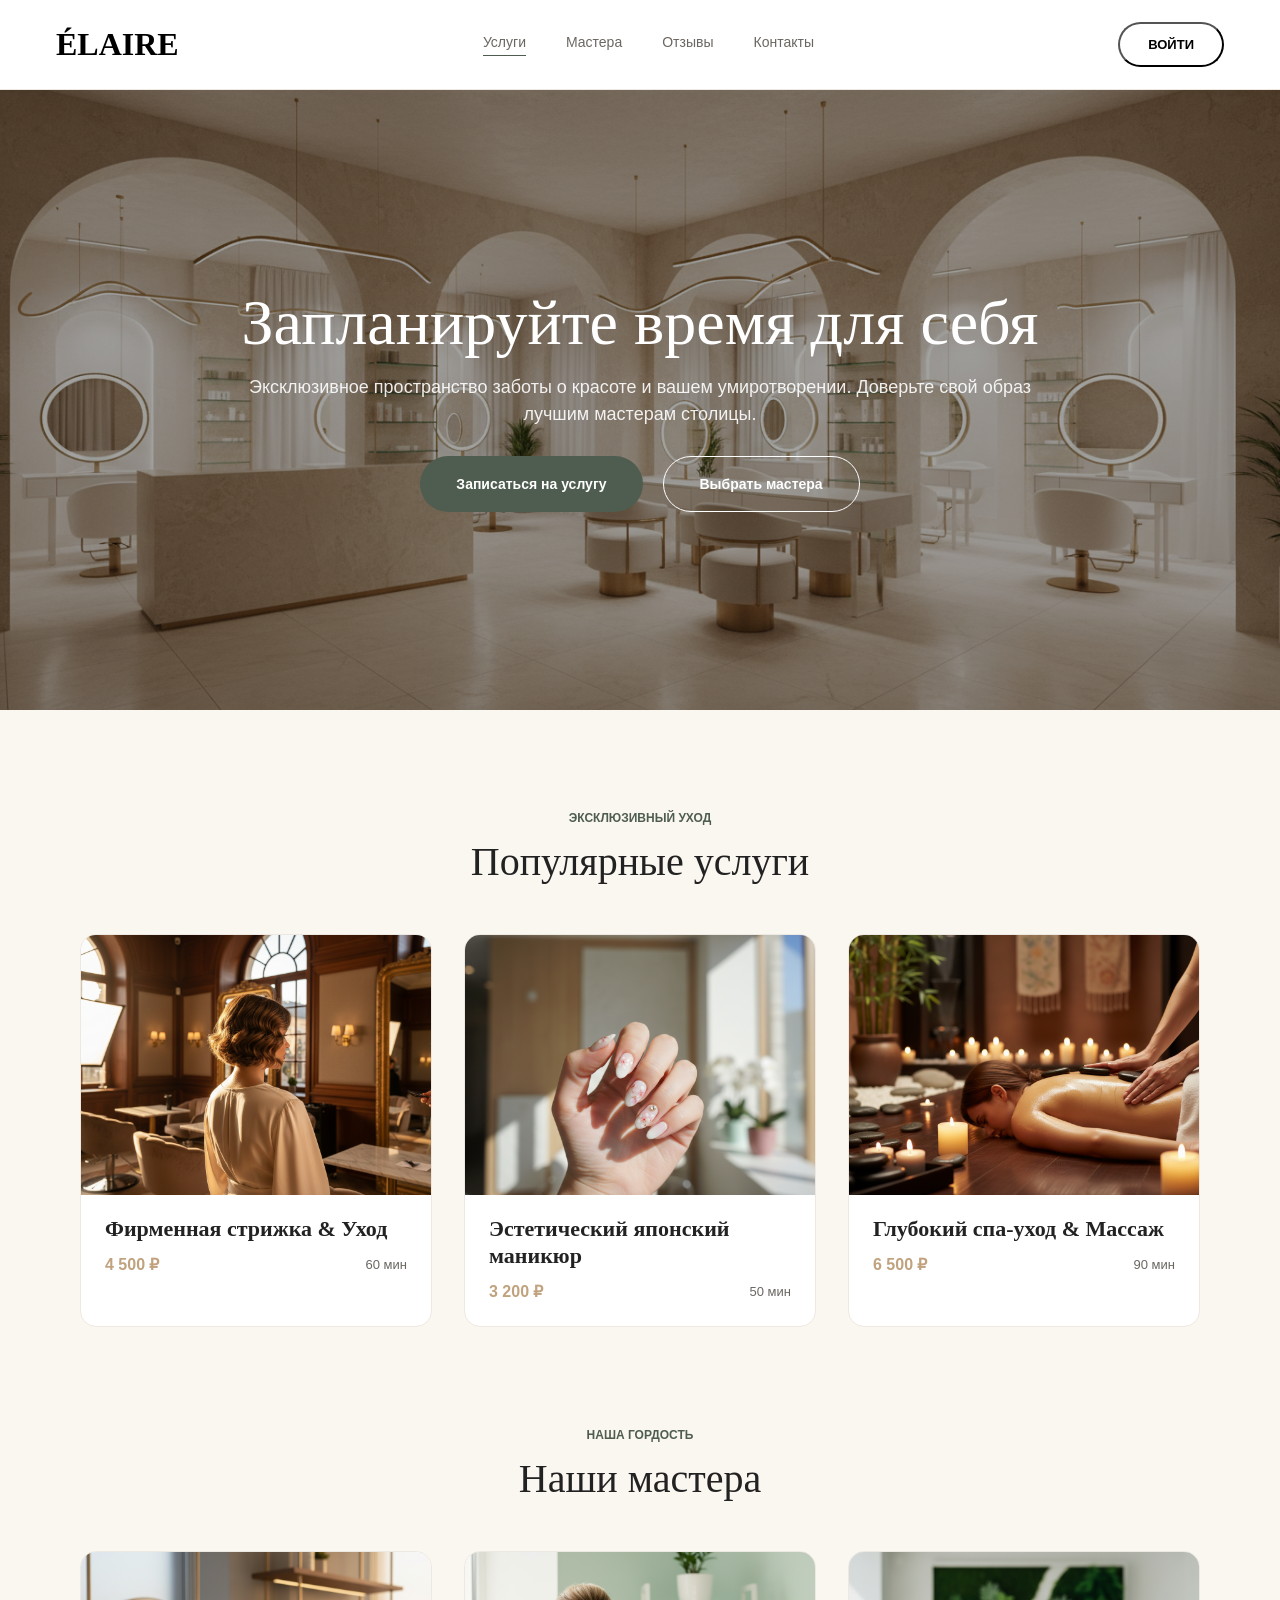
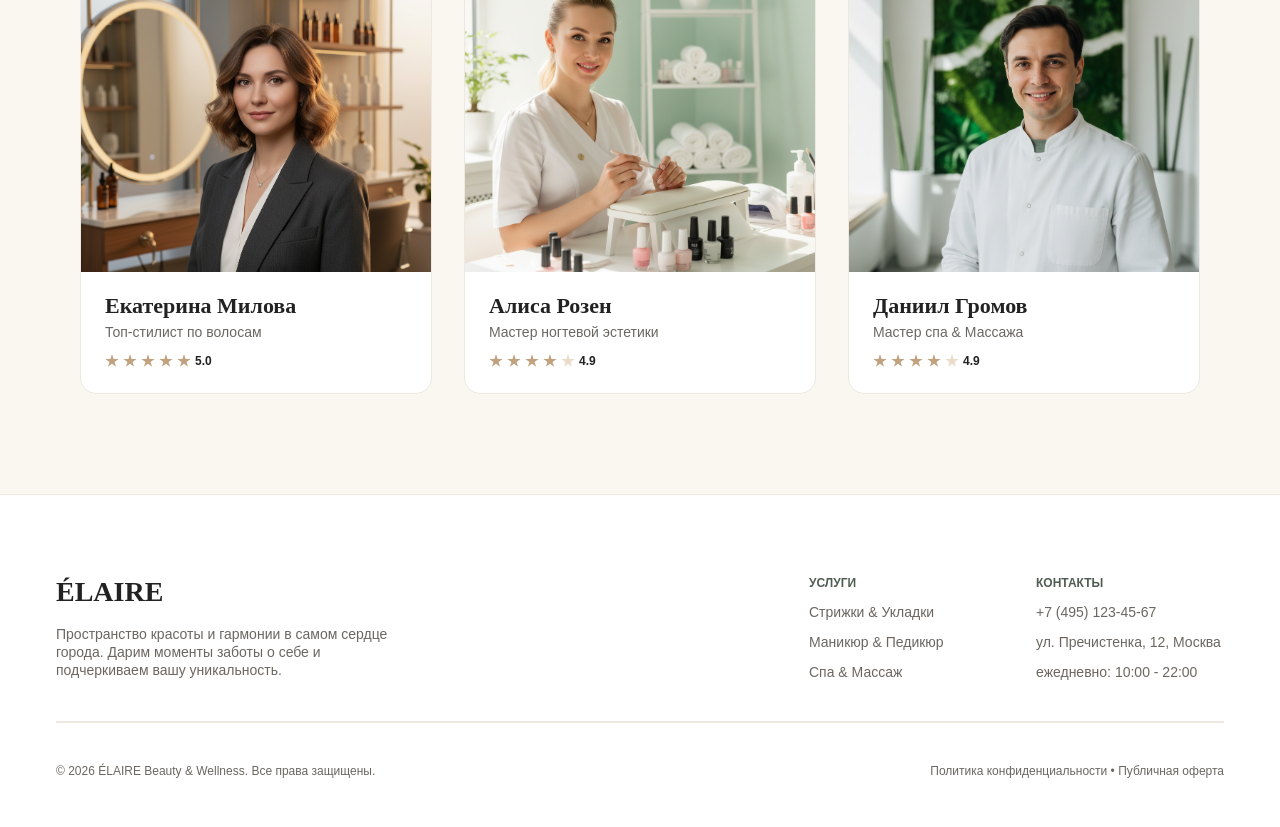
<file: frontend-1-complete/index.html>
<!DOCTYPE html>
<html lang="ru">
  <head>
    <meta charset="UTF-8" />
    <link rel="icon" type="image/svg+xml" href="/favicon.svg" />
    <meta name="viewport" content="width=device-width, initial-scale=1.0" />
    <title>ÉLAIRE — Салон услуг</title>
    <link rel="stylesheet" href="home.css" />
  </head>
  <body>
    <div class="page">
      <!-- header -->
      <header class="header">
        <div class="logo">
          <span class="logo-text">ÉLAIRE</span>
        </div>
        <nav class="nav-links">
          <div class="nav-item active"><a href="#">Услуги</a></div>
          <div class="nav-item"><a href="#">Мастера</a></div>
          <div class="nav-item"><a href="#">Отзывы</a></div>
          <div class="nav-item"><a href="#">Контакты</a></div>
        </nav>
        <button class="login-button"><span>Войти</span></button>
      </header>

      <!-- hero -->
      <section class="hero">
        <div class="hero-text-container">
          <h1 class="hero-title">Запланируйте время для себя</h1>
          <p class="hero-desc">
            Эксклюзивное пространство заботы о красоте и вашем умиротворении.
            Доверьте свой образ лучшим мастерам столицы.
          </p>
        </div>
        <div class="hero-ctas">
          <button
            class="cta-service"
            onclick="window.location.href='services.html'"
          >
            Записаться на услугу
          </button>
          <button class="cta-master">Выбрать мастера</button>
        </div>
      </section>

      <!-- popular services -->
      <section class="popular-services">
        <div class="section-header">
          <span class="section-tag">Эксклюзивный уход</span>
          <h2 class="section-title">Популярные услуги</h2>
        </div>
        <div class="services-grid">
          <article class="service-card">
            <div
              class="service-card-image"
              style="background-image: url('images/service-haircut.png')"
            ></div>
            <div class="service-card-body">
              <h3 class="service-card-title">Фирменная стрижка &amp; Уход</h3>
              <div class="service-card-meta">
                <span class="price">4 500 ₽</span>
                <span class="duration">60 мин</span>
              </div>
            </div>
          </article>
          <article class="service-card">
            <div
              class="service-card-image"
              style="background-image: url('images/service-manicure.png')"
            ></div>
            <div class="service-card-body">
              <h3 class="service-card-title">Эстетический японский маникюр</h3>
              <div class="service-card-meta">
                <span class="price">3 200 ₽</span>
                <span class="duration">50 мин</span>
              </div>
            </div>
          </article>
          <article class="service-card">
            <div
              class="service-card-image"
              style="background-image: url('images/service-spa.png')"
            ></div>
            <div class="service-card-body">
              <h3 class="service-card-title">Глубокий спа-уход &amp; Массаж</h3>
              <div class="service-card-meta">
                <span class="price">6 500 ₽</span>
                <span class="duration">90 мин</span>
              </div>
            </div>
          </article>
        </div>
      </section>

      <!-- our masters -->
      <section class="our-masters">
        <div class="section-header">
          <span class="section-tag">Наша гордость</span>
          <h2 class="section-title">Наши мастера</h2>
        </div>
        <div class="masters-grid">
          <article class="master-card">
            <div
              class="master-card-image"
              style="background-image: url('images/master-ekaterina.png')"
            ></div>
            <div class="master-card-body">
              <div class="master-info">
                <h3 class="master-name">Екатерина Милова</h3>
                <span class="master-role">Топ-стилист по волосам</span>
              </div>
              <div class="stars">
                <span class="star"></span>
                <span class="star"></span>
                <span class="star"></span>
                <span class="star"></span>
                <span class="star"></span>
                <span class="rating">5.0</span>
              </div>
            </div>
          </article>
          <article class="master-card">
            <div
              class="master-card-image"
              style="background-image: url('images/master-alisa.png')"
            ></div>
            <div class="master-card-body">
              <div class="master-info">
                <h3 class="master-name">Алиса Розен</h3>
                <span class="master-role">Мастер ногтевой эстетики</span>
              </div>
              <div class="stars">
                <span class="star"></span>
                <span class="star"></span>
                <span class="star"></span>
                <span class="star"></span>
                <span class="star star-empty"></span>
                <span class="rating">4.9</span>
              </div>
            </div>
          </article>
          <article class="master-card">
            <div
              class="master-card-image"
              style="background-image: url('images/master-daniil.png')"
            ></div>
            <div class="master-card-body">
              <div class="master-info">
                <h3 class="master-name">Даниил Громов</h3>
                <span class="master-role">Мастер спа &amp; Массажа</span>
              </div>
              <div class="stars">
                <span class="star"></span>
                <span class="star"></span>
                <span class="star"></span>
                <span class="star"></span>
                <span class="star star-empty"></span>
                <span class="rating">4.9</span>
              </div>
            </div>
          </article>
        </div>
      </section>

      <!-- footer -->
      <footer class="footer">
        <div class="footer-top">
          <div class="footer-brand">
            <span class="brand-name">ÉLAIRE</span>
            <span class="brand-desc"
              >Пространство красоты и гармонии в самом сердце города. Дарим
              моменты заботы о себе и подчеркиваем вашу уникальность.</span
            >
          </div>
          <div class="footer-links-row">
            <div class="links-col" style="width: 147px">
              <span class="col-title">Услуги</span>
              <a href="#">Стрижки &amp; Укладки</a>
              <a href="#">Маникюр &amp; Педикюр</a>
              <a href="#">Спа &amp; Массаж</a>
            </div>
            <div class="links-col" style="width: 188px">
              <span class="col-title">Контакты</span>
              <a href="#">+7 (495) 123-45-67</a>
              <a href="#">ул. Пречистенка, 12, Москва</a>
              <a href="#">ежедневно: 10:00 - 22:00</a>
            </div>
          </div>
        </div>
        <div class="footer-line"></div>
        <div class="footer-bottom">
          <span class="copy"
            >© 2026 ÉLAIRE Beauty &amp; Wellness. Все права защищены.</span
          >
          <span class="legal"
            >Политика конфиденциальности • Публичная оферта</span
          >
        </div>
      </footer>
    </div>
  </body>
</html>
</file>
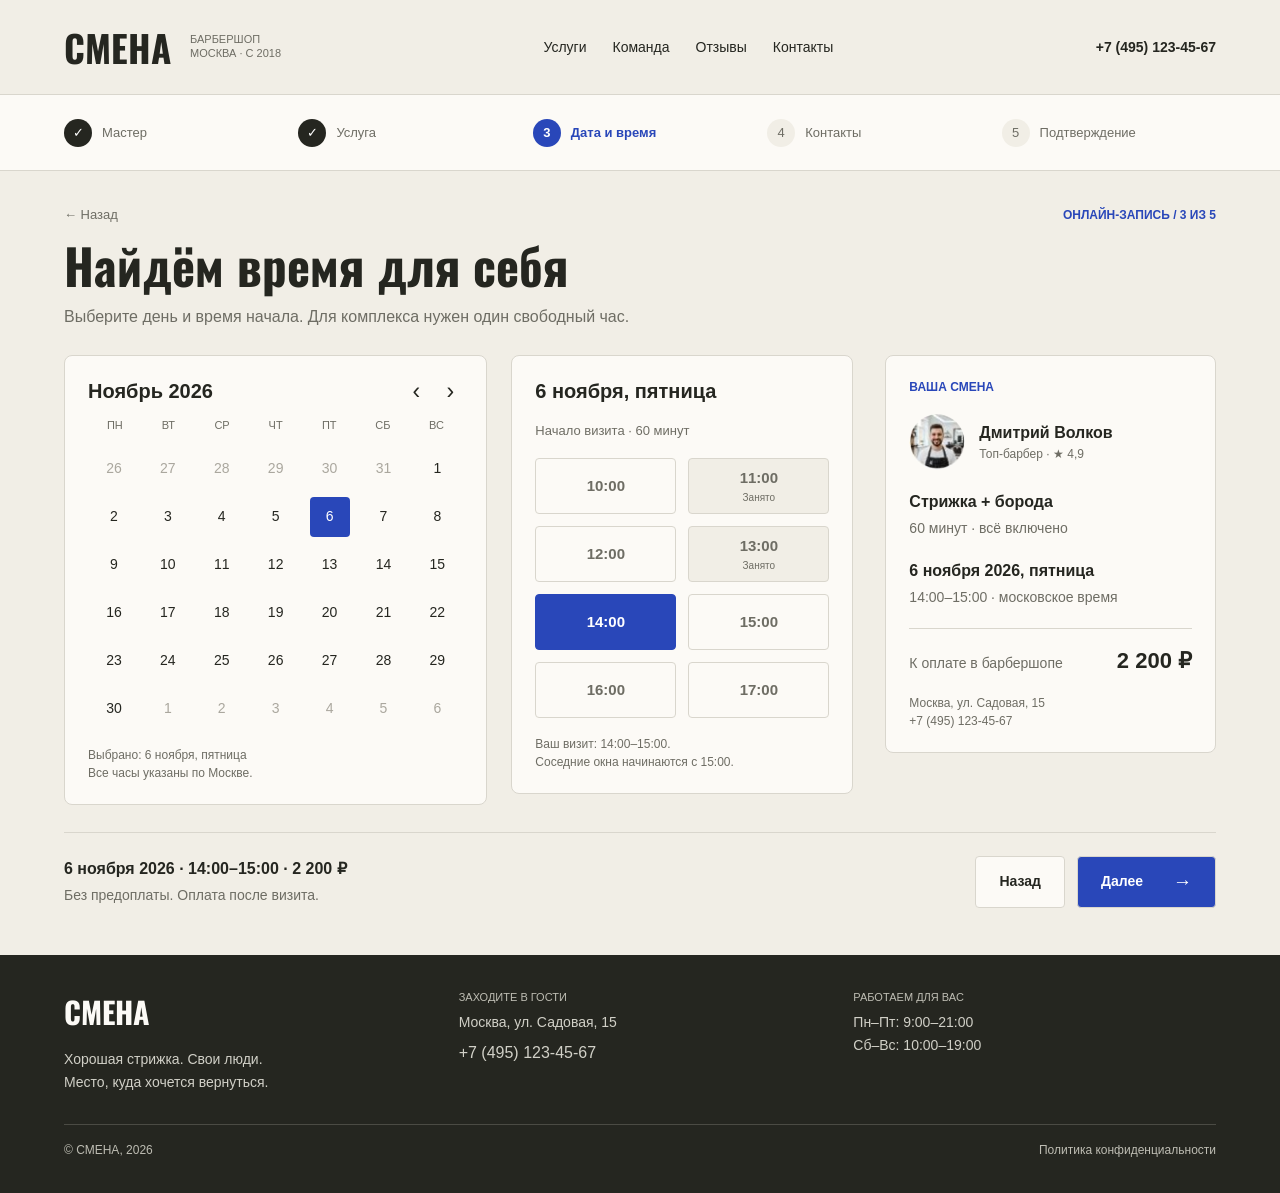
<file: frontend-1-practice/index.html>
<!DOCTYPE html>
<html lang="ru">
<head>
  <meta charset="utf-8">
  <meta name="viewport" content="width=device-width, initial-scale=1">
  <title>Дата и время записи — Смена</title>
  <link rel="stylesheet" href="styles.css">
</head>
<body>
  <header class="site-header">
    <div class="container header-inner">
      <div class="brand">
        <span class="wordmark">СМЕНА</span>
        <span class="brand-description">Барбершоп<br>Москва · с 2018</span>
      </div>
      <nav class="site-nav" aria-label="Основное меню">
        <ul class="site-menu">
          <li><a href="#service">Услуги</a></li>
          <li><a href="#barber">Команда</a></li>
          <li><a href="#rating">Отзывы</a></li>
          <li><a href="#contacts">Контакты</a></li>
        </ul>
      </nav>
      <a class="header-phone" href="tel:+74951234567">+7 (495) 123-45-67</a>
    </div>
  </header>
  <nav class="progress" aria-label="Этапы онлайн-записи">
    <ol class="container steps">
      <li class="step step--done"><span class="step-number" aria-label="Этап 1, завершён">✓</span>Мастер</li>
      <li class="step step--done"><span class="step-number" aria-label="Этап 2, завершён">✓</span>Услуга</li>
      <li class="step step--current" aria-current="step"><span class="step-number">3</span>Дата и время</li>
      <li class="step"><span class="step-number">4</span>Контакты</li>
      <li class="step"><span class="step-number">5</span>Подтверждение</li>
    </ol>
  </nav>
  <main class="container booking">
    <div class="booking-meta">
      <button class="back-link" type="button">← Назад</button>
      <span class="eyebrow">Онлайн-запись / 3 из 5</span>
    </div>
    <h1 class="booking-title">Найдём время для себя</h1>
    <p class="booking-intro">Выберите день и время начала. Для комплекса нужен один свободный час.</p>
    <div class="booking-grid">
      <section class="panel calendar" aria-labelledby="month">
        <div class="calendar-heading">
          <h2 class="panel-title" id="month">Ноябрь 2026</h2>
          <div class="month-nav">
            <button class="month-button" type="button" aria-label="Предыдущий месяц">‹</button>
            <button class="month-button" type="button" aria-label="Следующий месяц">›</button>
          </div>
        </div>
        <div class="calendar-week" aria-hidden="true">
          <span>Пн</span><span>Вт</span><span>Ср</span><span>Чт</span><span>Пт</span><span>Сб</span><span>Вс</span>
        </div>
        <div class="calendar-days">
          <span class="day day--outside" aria-hidden="true">26</span>
          <span class="day day--outside" aria-hidden="true">27</span>
          <span class="day day--outside" aria-hidden="true">28</span>
          <span class="day day--outside" aria-hidden="true">29</span>
          <span class="day day--outside" aria-hidden="true">30</span>
          <span class="day day--outside" aria-hidden="true">31</span>
          <button class="day" type="button" aria-label="1 ноября" aria-pressed="false">1</button>
          <button class="day" type="button" aria-label="2 ноября" aria-pressed="false">2</button>
          <button class="day" type="button" aria-label="3 ноября" aria-pressed="false">3</button>
          <button class="day" type="button" aria-label="4 ноября" aria-pressed="false">4</button>
          <button class="day" type="button" aria-label="5 ноября" aria-pressed="false">5</button>
          <button class="day is-selected" type="button" aria-label="6 ноября" aria-pressed="true">6</button>
          <button class="day" type="button" aria-label="7 ноября" aria-pressed="false">7</button>
          <button class="day" type="button" aria-label="8 ноября" aria-pressed="false">8</button>
          <button class="day" type="button" aria-label="9 ноября" aria-pressed="false">9</button>
          <button class="day" type="button" aria-label="10 ноября" aria-pressed="false">10</button>
          <button class="day" type="button" aria-label="11 ноября" aria-pressed="false">11</button>
          <button class="day" type="button" aria-label="12 ноября" aria-pressed="false">12</button>
          <button class="day" type="button" aria-label="13 ноября" aria-pressed="false">13</button>
          <button class="day" type="button" aria-label="14 ноября" aria-pressed="false">14</button>
          <button class="day" type="button" aria-label="15 ноября" aria-pressed="false">15</button>
          <button class="day" type="button" aria-label="16 ноября" aria-pressed="false">16</button>
          <button class="day" type="button" aria-label="17 ноября" aria-pressed="false">17</button>
          <button class="day" type="button" aria-label="18 ноября" aria-pressed="false">18</button>
          <button class="day" type="button" aria-label="19 ноября" aria-pressed="false">19</button>
          <button class="day" type="button" aria-label="20 ноября" aria-pressed="false">20</button>
          <button class="day" type="button" aria-label="21 ноября" aria-pressed="false">21</button>
          <button class="day" type="button" aria-label="22 ноября" aria-pressed="false">22</button>
          <button class="day" type="button" aria-label="23 ноября" aria-pressed="false">23</button>
          <button class="day" type="button" aria-label="24 ноября" aria-pressed="false">24</button>
          <button class="day" type="button" aria-label="25 ноября" aria-pressed="false">25</button>
          <button class="day" type="button" aria-label="26 ноября" aria-pressed="false">26</button>
          <button class="day" type="button" aria-label="27 ноября" aria-pressed="false">27</button>
          <button class="day" type="button" aria-label="28 ноября" aria-pressed="false">28</button>
          <button class="day" type="button" aria-label="29 ноября" aria-pressed="false">29</button>
          <button class="day" type="button" aria-label="30 ноября" aria-pressed="false">30</button>
          <span class="day day--outside" aria-hidden="true">1</span>
          <span class="day day--outside" aria-hidden="true">2</span>
          <span class="day day--outside" aria-hidden="true">3</span>
          <span class="day day--outside" aria-hidden="true">4</span>
          <span class="day day--outside" aria-hidden="true">5</span>
          <span class="day day--outside" aria-hidden="true">6</span>
        </div>
        <p class="panel-note">Выбрано: 6 ноября, пятница<br>Все часы указаны по Москве.</p>
      </section>

      <section class="panel availability" aria-labelledby="slot-date">
        <h2 class="panel-title" id="slot-date">6 ноября, пятница</h2>
        <p class="slot-intro">Начало визита · 60 минут</p>
        <div class="slot-grid">
          <button class="slot" type="button" aria-pressed="false">10:00</button>
          <button class="slot" type="button" disabled>11:00<small class="slot-note">Занято</small></button>
          <button class="slot" type="button" aria-pressed="false">12:00</button>
          <button class="slot" type="button" disabled>13:00<small class="slot-note">Занято</small></button>
          <button class="slot is-selected" type="button" aria-pressed="true">14:00</button>
          <button class="slot" type="button" aria-pressed="false">15:00</button>
          <button class="slot" type="button" aria-pressed="false">16:00</button>
          <button class="slot" type="button" aria-pressed="false">17:00</button>
        </div>
        <p class="panel-note">Ваш визит: 14:00–15:00.<br>Соседние окна начинаются с 15:00.</p>
      </section>

      <aside class="panel summary" aria-labelledby="summary">
        <h2 class="eyebrow" id="summary">Ваша смена</h2>
        <div class="barber" id="barber">
          <img class="barber-photo" src="images/dmitry-volkov.jpg" alt="" width="56" height="56">
          <div><strong>Дмитрий Волков</strong><p class="summary-note" id="rating">Топ-барбер · ★ 4,9</p></div>
        </div>
        <div class="summary-row" id="service">
          <strong>Стрижка + борода</strong>
          <p class="summary-note">60 минут · всё включено</p>
        </div>
        <div class="summary-row">
          <strong><time datetime="2026-11-06">6 ноября 2026, пятница</time></strong>
          <p class="summary-note">14:00–15:00 · московское время</p>
        </div>
        <div class="price-row"><span>К оплате в барбершопе</span><strong>2 200 ₽</strong></div>
        <address class="panel-note">Москва, ул. Садовая, 15<br><a href="tel:+74951234567">+7 (495) 123-45-67</a></address>
      </aside>
    </div>

    <div class="booking-actions">
      <div class="selection">
        <strong>6 ноября 2026 · 14:00–15:00 · 2 200 ₽</strong>
        <p class="summary-note">Без предоплаты. Оплата после визита.</p>
      </div>
      <div class="action-buttons">
        <button class="action action--secondary" type="button">Назад</button>
        <button class="action action--primary" type="button">Далее <span aria-hidden="true">→</span></button>
      </div>
    </div>
  </main>
  <footer class="site-footer" id="contacts">
    <div class="container">
      <div class="footer-grid">
        <div><span class="wordmark">СМЕНА</span><p>Хорошая стрижка. Свои люди.<br>Место, куда хочется вернуться.</p></div>
        <div><h2 class="footer-heading">Заходите в гости</h2><address>Москва, ул. Садовая, 15<br><a class="footer-phone" href="tel:+74951234567">+7 (495) 123-45-67</a></address></div>
        <div><h2 class="footer-heading">Работаем для вас</h2><p>Пн–Пт: 9:00–21:00<br>Сб–Вс: 10:00–19:00</p></div>
      </div>
      <div class="footer-bottom"><small>© СМЕНА, 2026</small><span>Политика конфиденциальности</span></div>
    </div>
  </footer>
</body>
</html>
</file>
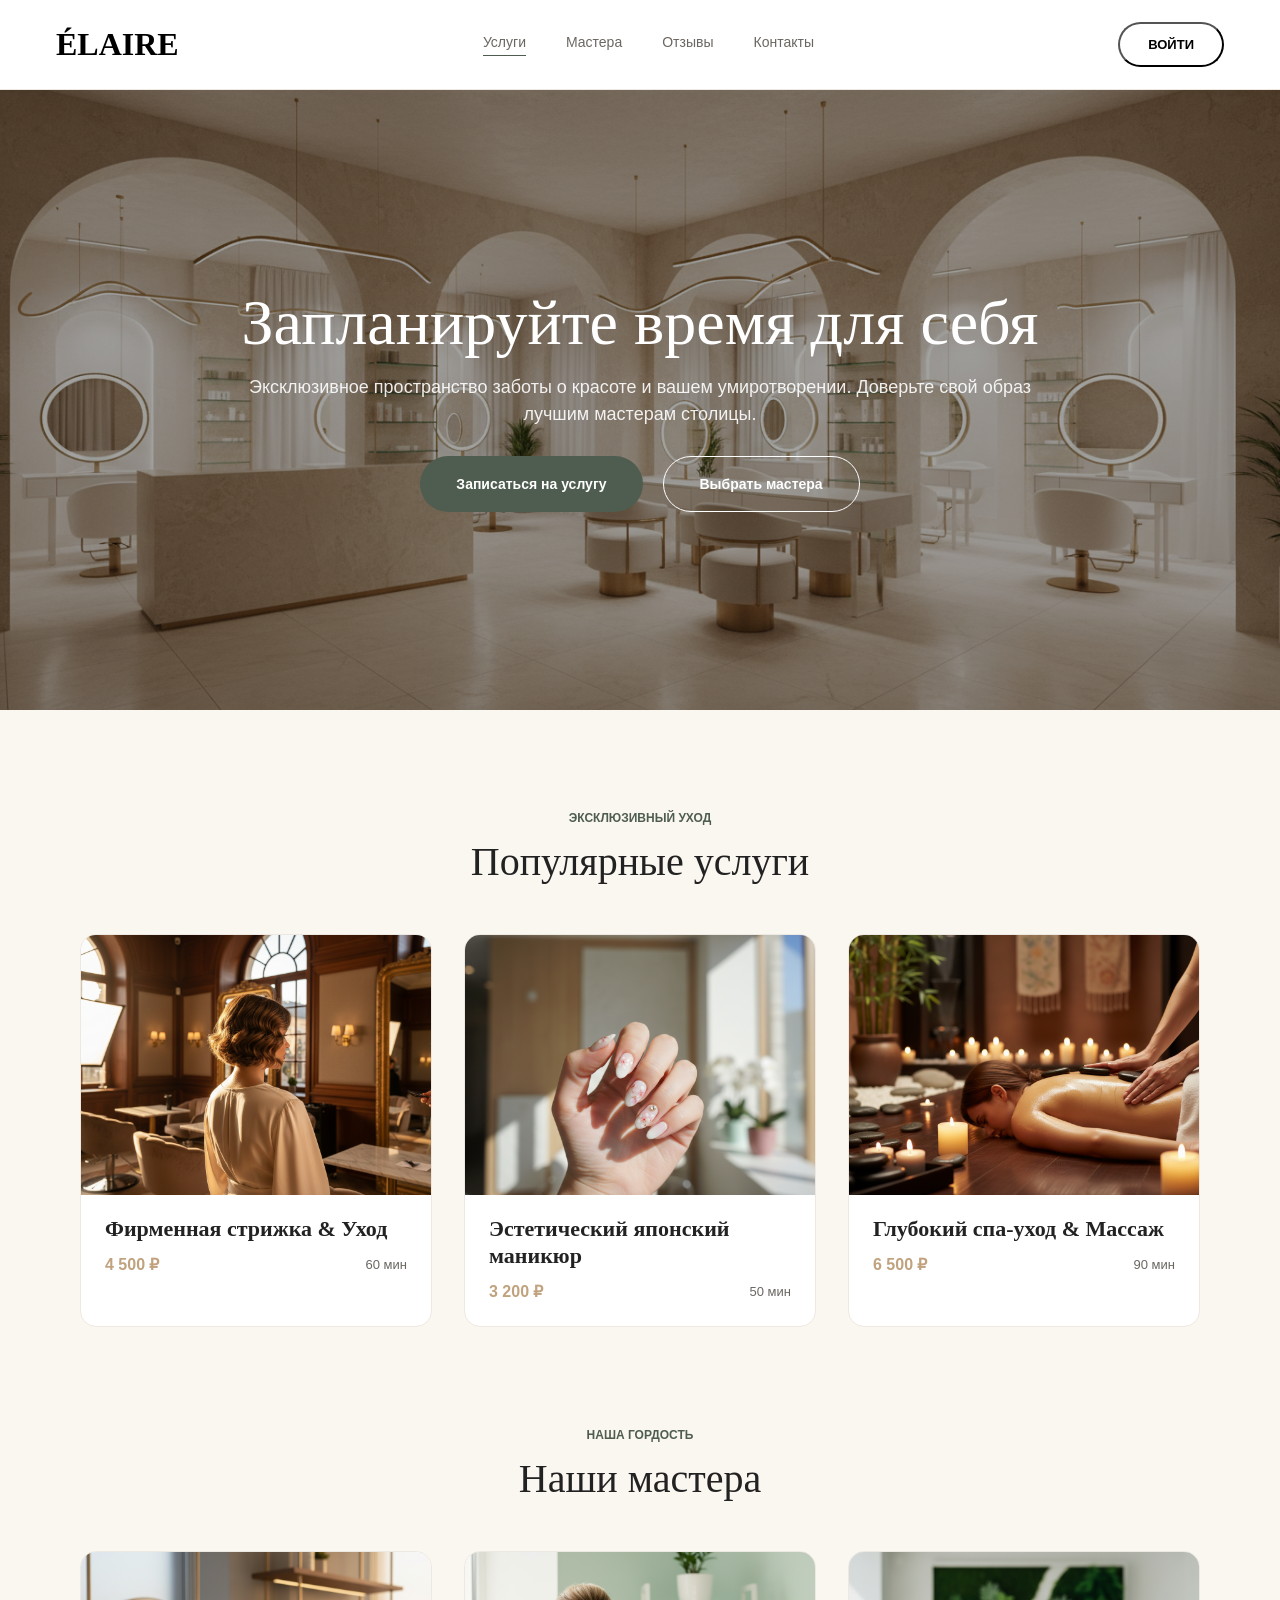
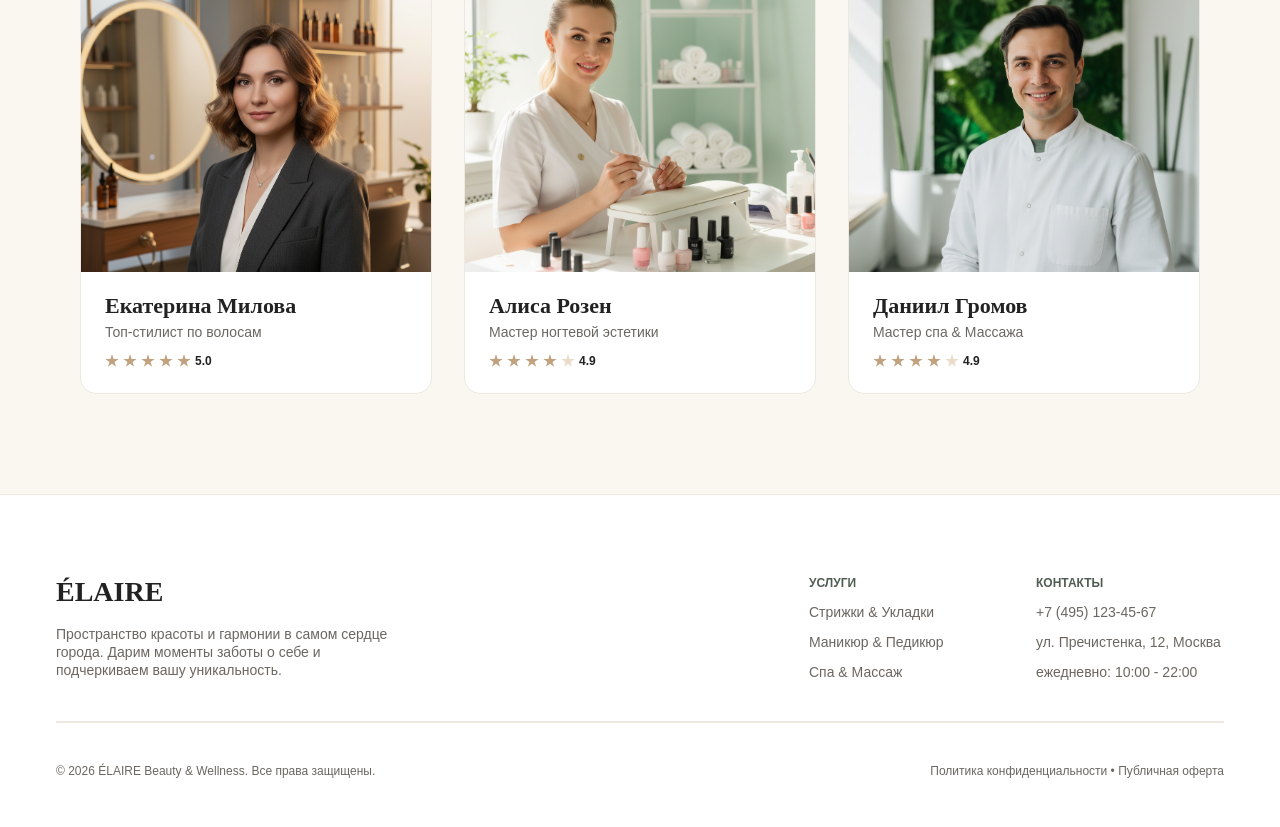
<file: frontend-2-complete/index.html>
<!DOCTYPE html>
<html lang="ru">
  <head>
    <meta charset="UTF-8" />
    <link rel="icon" type="image/svg+xml" href="/favicon.svg" />
    <meta name="viewport" content="width=device-width, initial-scale=1.0" />
    <title>ÉLAIRE — Салон услуг</title>
    <link rel="stylesheet" href="home.css" />
  </head>
  <body>
    <div class="page">
      <!-- header -->
      <header class="header">
        <div class="logo">
          <span class="logo-text">ÉLAIRE</span>
        </div>
        <nav class="nav-links">
          <div class="nav-item active"><a href="#">Услуги</a></div>
          <div class="nav-item"><a href="#">Мастера</a></div>
          <div class="nav-item"><a href="#">Отзывы</a></div>
          <div class="nav-item"><a href="#">Контакты</a></div>
        </nav>
        <button class="login-button"><span>Войти</span></button>
      </header>

      <!-- hero -->
      <section class="hero">
        <div class="hero-text-container">
          <h1 class="hero-title">Запланируйте время для себя</h1>
          <p class="hero-desc">
            Эксклюзивное пространство заботы о красоте и вашем умиротворении.
            Доверьте свой образ лучшим мастерам столицы.
          </p>
        </div>
        <div class="hero-ctas">
          <button class="cta-service">Записаться на услугу</button>
          <button class="cta-master">Выбрать мастера</button>
        </div>
      </section>

      <!-- popular services -->
      <section class="popular-services">
        <div class="section-header">
          <span class="section-tag">Эксклюзивный уход</span>
          <h2 class="section-title">Популярные услуги</h2>
        </div>
        <div class="services-grid">
          <article class="service-card">
            <div
              class="service-card-image"
              style="background-image: url('images/service-haircut.png')"
            ></div>
            <div class="service-card-body">
              <h3 class="service-card-title">Фирменная стрижка &amp; Уход</h3>
              <div class="service-card-meta">
                <span class="price">4 500 ₽</span>
                <span class="duration">60 мин</span>
              </div>
            </div>
          </article>
          <article class="service-card">
            <div
              class="service-card-image"
              style="background-image: url('images/service-manicure.png')"
            ></div>
            <div class="service-card-body">
              <h3 class="service-card-title">Эстетический японский маникюр</h3>
              <div class="service-card-meta">
                <span class="price">3 200 ₽</span>
                <span class="duration">50 мин</span>
              </div>
            </div>
          </article>
          <article class="service-card">
            <div
              class="service-card-image"
              style="background-image: url('images/service-spa.png')"
            ></div>
            <div class="service-card-body">
              <h3 class="service-card-title">Глубокий спа-уход &amp; Массаж</h3>
              <div class="service-card-meta">
                <span class="price">6 500 ₽</span>
                <span class="duration">90 мин</span>
              </div>
            </div>
          </article>
        </div>
      </section>

      <!-- our masters -->
      <section class="our-masters">
        <div class="section-header">
          <span class="section-tag">Наша гордость</span>
          <h2 class="section-title">Наши мастера</h2>
        </div>
        <div class="masters-grid">
          <article class="master-card">
            <div
              class="master-card-image"
              style="background-image: url('images/master-ekaterina.png')"
            ></div>
            <div class="master-card-body">
              <div class="master-info">
                <h3 class="master-name">Екатерина Милова</h3>
                <span class="master-role">Топ-стилист по волосам</span>
              </div>
              <div class="stars">
                <span class="star"></span>
                <span class="star"></span>
                <span class="star"></span>
                <span class="star"></span>
                <span class="star"></span>
                <span class="rating">5.0</span>
              </div>
            </div>
          </article>
          <article class="master-card">
            <div
              class="master-card-image"
              style="background-image: url('images/master-alisa.png')"
            ></div>
            <div class="master-card-body">
              <div class="master-info">
                <h3 class="master-name">Алиса Розен</h3>
                <span class="master-role">Мастер ногтевой эстетики</span>
              </div>
              <div class="stars">
                <span class="star"></span>
                <span class="star"></span>
                <span class="star"></span>
                <span class="star"></span>
                <span class="star star-empty"></span>
                <span class="rating">4.9</span>
              </div>
            </div>
          </article>
          <article class="master-card">
            <div
              class="master-card-image"
              style="background-image: url('images/master-daniil.png')"
            ></div>
            <div class="master-card-body">
              <div class="master-info">
                <h3 class="master-name">Даниил Громов</h3>
                <span class="master-role">Мастер спа &amp; Массажа</span>
              </div>
              <div class="stars">
                <span class="star"></span>
                <span class="star"></span>
                <span class="star"></span>
                <span class="star"></span>
                <span class="star star-empty"></span>
                <span class="rating">4.9</span>
              </div>
            </div>
          </article>
        </div>
      </section>

      <!-- footer -->
      <footer class="footer">
        <div class="footer-top">
          <div class="footer-brand">
            <span class="brand-name">ÉLAIRE</span>
            <span class="brand-desc"
              >Пространство красоты и гармонии в самом сердце города. Дарим
              моменты заботы о себе и подчеркиваем вашу уникальность.</span
            >
          </div>
          <div class="footer-links-row">
            <div class="links-col" style="width: 147px">
              <span class="col-title">Услуги</span>
              <a href="#">Стрижки &amp; Укладки</a>
              <a href="#">Маникюр &amp; Педикюр</a>
              <a href="#">Спа &amp; Массаж</a>
            </div>
            <div class="links-col" style="width: 188px">
              <span class="col-title">Контакты</span>
              <a href="#">+7 (495) 123-45-67</a>
              <a href="#">ул. Пречистенка, 12, Москва</a>
              <a href="#">ежедневно: 10:00 - 22:00</a>
            </div>
          </div>
        </div>
        <div class="footer-line"></div>
        <div class="footer-bottom">
          <span class="copy"
            >© 2026 ÉLAIRE Beauty &amp; Wellness. Все права защищены.</span
          >
          <span class="legal"
            >Политика конфиденциальности • Публичная оферта</span
          >
        </div>
      </footer>
    </div>
    <script src="./home.js"></script>
  </body>
</html>
</file>
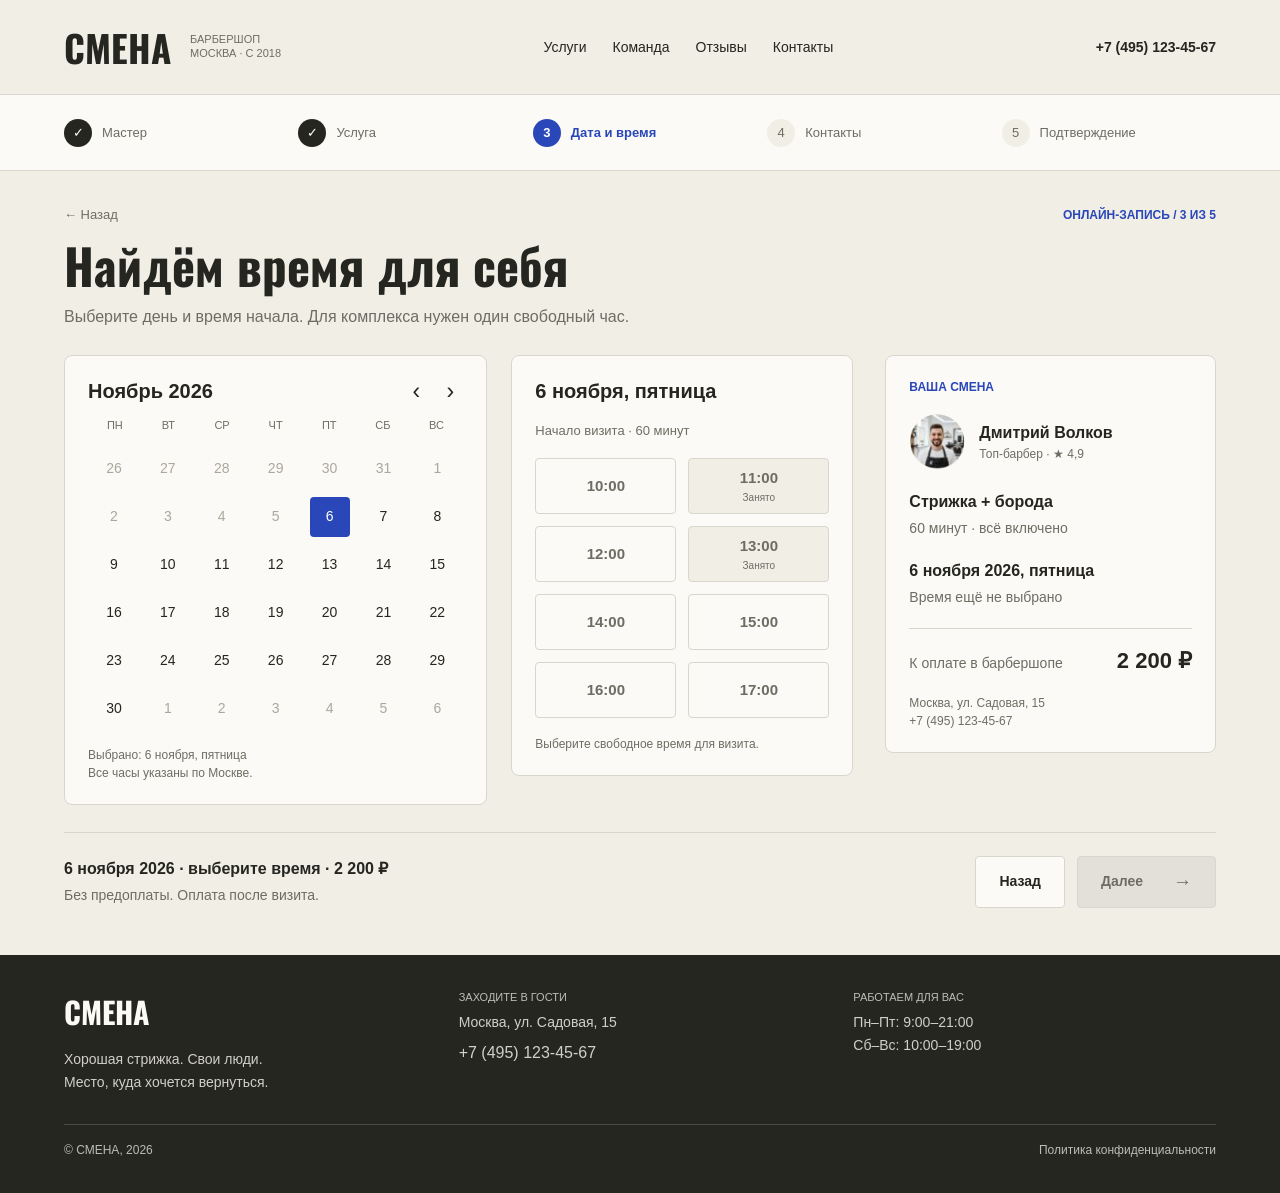
<file: frontend-2-practice/index.html>
<!DOCTYPE html>
<html lang="ru">
<head>
  <meta charset="utf-8">
  <meta name="viewport" content="width=device-width, initial-scale=1">
  <title>Дата и время записи — Смена</title>
  <link rel="stylesheet" href="styles.css">
</head>
<body>
  <header class="site-header">
    <div class="container header-inner">
      <div class="brand">
        <span class="wordmark">СМЕНА</span>
        <span class="brand-description">Барбершоп<br>Москва · с 2018</span>
      </div>
      <nav class="site-nav" aria-label="Основное меню">
        <ul class="site-menu">
          <li><a href="#service">Услуги</a></li>
          <li><a href="#barber">Команда</a></li>
          <li><a href="#rating">Отзывы</a></li>
          <li><a href="#contacts">Контакты</a></li>
        </ul>
      </nav>
      <a class="header-phone" href="tel:+74951234567">+7 (495) 123-45-67</a>
    </div>
  </header>
  <nav class="progress" aria-label="Этапы онлайн-записи">
    <ol class="container steps">
      <li class="step step--done"><span class="step-number" aria-label="Этап 1, завершён">✓</span>Мастер</li>
      <li class="step step--done"><span class="step-number" aria-label="Этап 2, завершён">✓</span>Услуга</li>
      <li class="step step--current" aria-current="step"><span class="step-number">3</span>Дата и время</li>
      <li class="step"><span class="step-number">4</span>Контакты</li>
      <li class="step"><span class="step-number">5</span>Подтверждение</li>
    </ol>
  </nav>
  <main class="container booking">
    <div class="booking-meta">
      <button class="back-link" type="button">← Назад</button>
      <span class="eyebrow">Онлайн-запись / 3 из 5</span>
    </div>
    <h1 class="booking-title">Найдём время для себя</h1>
    <p class="booking-intro">Выберите день и время начала. Для комплекса нужен один свободный час.</p>
    <div class="booking-grid">
      <section class="panel calendar" aria-labelledby="month">
        <div class="calendar-heading">
          <h2 class="panel-title" id="month">Ноябрь 2026</h2>
          <div class="month-nav">
            <button class="month-button" id="prev-month" type="button" aria-label="Предыдущий месяц">‹</button>
            <button class="month-button" id="next-month" type="button" aria-label="Следующий месяц">›</button>
          </div>
        </div>
        <div class="calendar-week" aria-hidden="true">
          <span>Пн</span><span>Вт</span><span>Ср</span><span>Чт</span><span>Пт</span><span>Сб</span><span>Вс</span>
        </div>
        <div class="calendar-days"></div>
        <p class="panel-note"><span id="picked-day">Выбрано: 6 ноября, пятница</span><br>Все часы указаны по Москве.</p>
      </section>

      <section class="panel availability" aria-labelledby="slot-date">
        <h2 class="panel-title" id="slot-date">6 ноября, пятница</h2>
        <p class="slot-intro">Начало визита · 60 минут</p>
        <div class="slot-grid"></div>
        <p class="panel-note" id="visit-note" aria-live="polite"></p>
      </section>

      <aside class="panel summary" aria-labelledby="summary">
        <h2 class="eyebrow" id="summary">Ваша смена</h2>
        <div class="barber" id="barber">
          <img class="barber-photo" src="images/dmitry-volkov.jpg" alt="" width="56" height="56">
          <div><strong>Дмитрий Волков</strong><p class="summary-note" id="rating">Топ-барбер · ★ 4,9</p></div>
        </div>
        <div class="summary-row" id="service">
          <strong>Стрижка + борода</strong>
          <p class="summary-note">60 минут · всё включено</p>
        </div>
        <div class="summary-row">
          <strong><time id="summary-date" datetime="2026-11-06">6 ноября 2026, пятница</time></strong>
          <p class="summary-note" id="summary-time"></p>
        </div>
        <div class="price-row"><span>К оплате в барбершопе</span><strong>2 200 ₽</strong></div>
        <address class="panel-note">Москва, ул. Садовая, 15<br><a href="tel:+74951234567">+7 (495) 123-45-67</a></address>
      </aside>
    </div>

    <div class="booking-actions">
      <div class="selection">
        <strong id="selection-text" aria-live="polite"></strong>
        <p class="summary-note">Без предоплаты. Оплата после визита.</p>
      </div>
      <div class="action-buttons">
        <button class="action action--secondary" type="button">Назад</button>
        <button class="action action--primary" type="button">Далее <span aria-hidden="true">→</span></button>
      </div>
    </div>
  </main>
  <footer class="site-footer" id="contacts">
    <div class="container">
      <div class="footer-grid">
        <div><span class="wordmark">СМЕНА</span><p>Хорошая стрижка. Свои люди.<br>Место, куда хочется вернуться.</p></div>
        <div><h2 class="footer-heading">Заходите в гости</h2><address>Москва, ул. Садовая, 15<br><a class="footer-phone" href="tel:+74951234567">+7 (495) 123-45-67</a></address></div>
        <div><h2 class="footer-heading">Работаем для вас</h2><p>Пн–Пт: 9:00–21:00<br>Сб–Вс: 10:00–19:00</p></div>
      </div>
      <div class="footer-bottom"><small>© СМЕНА, 2026</small><span>Политика конфиденциальности</span></div>
    </div>
  </footer>
  <script src="script.js" defer></script>
</body>
</html>
</file>
<file: frontend-1-complete/home.css>
/* ===== reset & base ===== */
* {
  margin: 0;
  padding: 0;
  box-sizing: border-box;
}

body {
  min-height: 100vh;
  font-family: "DM Sans", sans-serif;
}

.page {
  display: flex;
  flex-direction: column;
  min-height: 100vh;
  background: #faf6f0;
}

/* ===== header ===== */
.header {
  display: flex;
  flex-direction: row;
  justify-content: space-between;
  align-items: center;
  padding: 0px 56px;
  height: 90px;
  background: #ffffff;
  border-bottom: 1px solid #ede8e1;
}

.logo-text {
  font-family: "Cormorant Garamond", serif;
  font-weight: 600;
  font-size: 32px;
  line-height: 39px;
  cursor: pointer;
}

.nav-links {
  display: flex;
  flex-direction: row;
  gap: 40px;
}

.nav-item {
  padding-bottom: 4px;
  border-bottom: 1.5px solid transparent;
}

.nav-item.active {
  border-bottom-color: #4f5d50;
}

.nav-item a {
  font-size: 14px;
  line-height: 18px;
  color: #6b6661;
  text-decoration: none;
}

.login-button {
  padding: 12px 28px;
  border-radius: 100px;
  background: transparent;
  cursor: pointer;
  font-weight: 600;
  font-size: 13px;
  line-height: 17px;
  text-transform: uppercase;
}

/* ===== hero ===== */
.hero {
  display: flex;
  flex-direction: column;
  justify-content: center;
  align-items: center;
  padding: 0px 80px;
  gap: 28px;
  height: 620px;
  background: linear-gradient(0deg, rgba(0, 0, 0, 0.35), rgba(0, 0, 0, 0.35)),
    url("./images/hero-salon.png") center / cover no-repeat;
}

.hero-text-container {
  display: flex;
  flex-direction: column;
  align-items: center;
  gap: 16px;
  max-width: 800px;
}

.hero-title {
  font-family: "Cormorant Garamond", serif;
  font-weight: 400;
  font-size: 64px;
  line-height: 1.1;
  text-align: center;
  color: #ffffff;
}

.hero-desc {
  font-size: 18px;
  line-height: 1.5;
  text-align: center;
  color: #ffffff;
  opacity: 0.9;
}

.hero-ctas {
  display: flex;
  flex-direction: row;
  gap: 20px;
}

.cta-service {
  padding: 18px 36px;
  background: #4f5d50;
  border-radius: 100px;
  border: none;
  cursor: pointer;
  font-weight: 600;
  font-size: 14px;
  line-height: 18px;
  color: #ffffff;
}

.cta-service:hover {
  background: #3d4a3e;
}

.cta-master {
  padding: 18px 36px;
  background: transparent;
  border: 1px solid #ffffff;
  border-radius: 100px;
  cursor: pointer;
  font-weight: 600;
  font-size: 14px;
  line-height: 18px;
  color: #ffffff;
}

.cta-master:hover {
  background: rgba(255, 255, 255, 0.1);
}

/* ===== section header ===== */
.section-header {
  display: flex;
  flex-direction: column;
  align-items: center;
  gap: 12px;
  width: 100%;
}

.section-tag {
  font-weight: 700;
  font-size: 12px;
  line-height: 16px;
  text-transform: uppercase;
  color: #4f5d50;
}

.section-title {
  font-family: "Cormorant Garamond", serif;
  font-weight: 500;
  font-size: 40px;
  line-height: 48px;
  color: #222222;
}

/* ===== popular services ===== */
.popular-services {
  display: flex;
  flex-direction: column;
  align-items: flex-start;
  padding: 100px 80px 80px;
  gap: 48px;
  background: #faf6f0;
}

.services-grid {
  display: flex;
  flex-direction: row;
  gap: 32px;
  width: 100%;
}

.service-card {
  display: flex;
  flex-direction: column;
  align-items: flex-start;
  gap: 20px;
  flex: 1;
  padding-bottom: 24px;
  background: #ffffff;
  border: 1px solid #ede8e1;
  border-radius: 16px;
  overflow: hidden;
}

.service-card-image {
  width: 100%;
  height: 260px;
  background-size: cover;
  background-position: center;
  background-repeat: no-repeat;
}

.service-card-image--haircut {
  background-image: url("../images/service-haircut.png");
}

.service-card-image--manicure {
  background-image: url("../images/service-manicure.png");
}

.service-card-image--spa {
  background-image: url("../images/service-spa.png");
}

.service-card-body {
  display: flex;
  flex-direction: column;
  gap: 12px;
  padding: 0 24px;
  width: 100%;
}

.service-card-title {
  font-family: "Cormorant Garamond", serif;
  font-weight: 600;
  font-size: 22px;
  line-height: 27px;
  color: #222222;
}

.service-card-meta {
  display: flex;
  flex-direction: row;
  justify-content: space-between;
  align-items: center;
}

.service-card-meta .price {
  font-weight: 600;
  font-size: 16px;
  line-height: 21px;
  color: #c1a27e;
}

.service-card-meta .duration {
  font-size: 13px;
  line-height: 17px;
  color: #6b6661;
}

/* ===== our masters ===== */
.our-masters {
  display: flex;
  flex-direction: column;
  align-items: flex-start;
  padding: 20px 80px 100px;
  gap: 48px;
  background: #faf6f0;
}

.masters-grid {
  display: flex;
  flex-direction: row;
  gap: 32px;
  width: 100%;
}

.master-card {
  display: flex;
  flex-direction: column;
  align-items: flex-start;
  gap: 20px;
  flex: 1;
  padding-bottom: 24px;
  background: #ffffff;
  border: 1px solid #ede8e1;
  border-radius: 16px;
  overflow: hidden;
}

.master-card-image {
  width: 100%;
  height: 320px;
  background-size: cover;
  background-position: center;
  background-repeat: no-repeat;
}

.master-card-image--ekaterina {
  background-image: url("../images/master-ekaterina.png");
}

.master-card-image--alisa {
  background-image: url("../images/master-alisa.png");
}

.master-card-image--daniil {
  background-image: url("../images/master-daniil.png");
}

.master-card-body {
  display: flex;
  flex-direction: column;
  gap: 12px;
  padding: 0 24px;
  width: 100%;
}

.master-info {
  display: flex;
  flex-direction: column;
  gap: 4px;
}

.master-name {
  font-family: "Cormorant Garamond", serif;
  font-weight: 600;
  font-size: 22px;
  line-height: 27px;
  color: #222222;
}

.master-role {
  font-size: 14px;
  line-height: 18px;
  color: #6b6661;
}

.stars {
  display: flex;
  flex-direction: row;
  align-items: center;
  gap: 4px;
}

.star {
  width: 14px;
  height: 14px;
  background: #c1a27e;
  clip-path: polygon(
    50% 0%,
    61% 35%,
    98% 35%,
    68% 57%,
    79% 91%,
    50% 70%,
    21% 91%,
    32% 57%,
    2% 35%,
    39% 35%
  );
}

.star-empty {
  background: #eadbc8;
}

.rating {
  font-weight: 600;
  font-size: 12px;
  line-height: 16px;
  color: #222222;
}

/* ===== footer ===== */
.footer {
  background: #ffffff;
  display: flex;
  flex-direction: column;
  padding: 80px 56px 48px;
  border-top: 1px solid #ede8e1;
  margin-top: auto;
}

.footer-top {
  display: flex;
  flex-direction: row;
  justify-content: space-between;
  gap: 20px;
}

.footer-brand {
  display: flex;
  flex-direction: column;
  gap: 16px;
}

.footer-brand .brand-name {
  font-family: "Cormorant Garamond", serif;
  font-style: normal;
  font-weight: 600;
  font-size: 28px;
  line-height: 34px;
  color: #222222;
}

.footer-brand .brand-desc {
  max-width: 360px;
  font-size: 14px;
  line-height: 18px;
  color: #6b6661;
}

.footer-links-row {
  display: flex;
  flex-direction: row;
  gap: 80px;
}

.links-col {
  display: flex;
  flex-direction: column;
  gap: 12px;
}

.links-col .col-title {
  font-weight: 600;
  font-size: 12px;
  line-height: 16px;
  text-transform: uppercase;
  color: #4f5d50;
}

.links-col a {
  font-size: 14px;
  line-height: 18px;
  color: #6b6661;
  text-decoration: none;
}

.footer-line {
  border: 1px solid #ede8e1;
  margin-top: 40px;
  margin-bottom: 40px;
}

.footer-bottom {
  display: flex;
  flex-direction: row;
  justify-content: space-between;
  align-items: center;
  flex-grow: 0;
}

.footer-bottom .copy {
  font-size: 12px;
  line-height: 16px;
  color: #6b6661;
}

.footer-bottom .legal {
  font-size: 12px;
  line-height: 16px;
  color: #6b6661;
  margin-left: 20px;
}
</file>
<file: frontend-1-practice/styles.css>
@font-face {
  font-family: Oswald;
  src: url("fonts/oswald.ttf") format("truetype");
  font-weight: 600 700;
  font-display: swap;
}

:root {
  color-scheme: light;
  --ink: #252620;
  --muted: #6e6d64;
  --paper: #f1eee6;
  --card: #fcfaf6;
  --border: #d9d6cd;
  --blue: #2947b9;
  --blue-dark: #20399c;
  --blue-light: #e8edff;
  font: 16px/1.5 Arial, sans-serif;
  color: var(--ink);
  background: var(--paper);
}

*, *::before, *::after { box-sizing: border-box; }
body, h1, h2, p, ol, ul { margin: 0; }
ol, ul { padding: 0; list-style: none; }
button, a { color: inherit; }
a { text-decoration: none; }
a:hover { text-decoration: underline; }
button {
  font: inherit;
  border: 0;
  background: transparent;
  cursor: pointer;
}
button:disabled { cursor: not-allowed; }
:focus-visible { outline: 2px solid var(--blue); outline-offset: 3px; }
address { font-style: normal; }
.container { width: min(90%, 1296px); margin-inline: auto; }

.site-header { border-bottom: 1px solid var(--border); }
.header-inner {
  min-height: 94px;
  display: flex;
  align-items: center;
  justify-content: space-between;
  gap: 24px;
}
.brand, .site-menu { display: flex; align-items: center; }
.brand { gap: 19px; }
.wordmark {
  font: 700 37px/1 Oswald, "Arial Narrow", Impact, sans-serif;
}
.brand-description, .footer-heading { font-size: 11px; text-transform: uppercase; }
.brand-description { color: var(--muted); line-height: 1.25; }
.site-menu { gap: 26px; }
.site-menu, .header-phone { font-size: 14px; }
.header-phone { font-weight: 700; white-space: nowrap; }

.progress { background: var(--card); border-bottom: 1px solid var(--border); }
.steps {
  display: grid;
  grid-template-columns: repeat(5, 1fr);
  gap: 20px;
  align-items: center;
  min-height: 75px;
}
.step { display: flex; align-items: center; gap: 10px; font-size: 13px; color: var(--muted); }
.step-number {
  flex: 0 0 28px;
  display: grid;
  place-items: center;
  height: 28px;
  border-radius: 100%;
  background: var(--paper);
}
.step--done .step-number { background: var(--ink); color: white; }
.step--current { color: var(--blue); font-weight: 700; }
.step--current .step-number { background: var(--blue); color: white; }

.booking { padding-block: 34px 47px; }
.booking-meta, .calendar-heading, .price-row, .booking-actions {
  display: flex;
  align-items: center;
  justify-content: space-between;
  gap: 12px;
}
.back-link { padding: 0; color: var(--muted); font-size: 13px; }
.back-link:hover, .month-button:hover { color: var(--blue); }
.eyebrow { color: var(--blue); font-size: 12px; font-weight: 700; text-transform: uppercase; }
.booking-title {
  margin-top: 12px;
  font: 700 clamp(34px, 4vw, 49px)/1.16 Oswald, "Arial Narrow", Impact, sans-serif;
}
.booking-intro { margin-block: 12px 26px; color: var(--muted); }

.booking-grid {
  display: grid;
  grid-template-columns: minmax(0, 1.25fr) minmax(0, 1.01fr) minmax(0, 1fr);
  align-items: start;
  gap: 24px;
}
.panel { border: 1px solid var(--border); border-radius: 8px; padding: 22px 23px; background: var(--card); }
.panel-title { font-size: 20px; line-height: 1.3; }
.month-nav { display: flex; gap: 8px; }
.month-button { padding: 0; width: 26px; height: 26px; border-radius: 4px; font-size: 23px; line-height: 1; }
.month-button:hover { background: var(--blue-light); }
.calendar-week, .calendar-days {
  display: grid;
  grid-template-columns: repeat(7, minmax(0, 1fr));
  justify-items: center;
}
.calendar-week { margin-block: 13px 15px; font-size: 11px; color: var(--muted); text-transform: uppercase; }
.calendar-days { gap: 8px 2px; }
.day {
  display: grid;
  place-items: center;
  width: min(100%, 40px);
  aspect-ratio: 1;
  padding: 0;
  border-radius: 4px;
  font-size: 14px;
}
.day--outside { color: #aaa79e; }
.day:not(.day--outside):hover, .slot:not(:disabled):hover { background: var(--blue-light); color: var(--blue-dark); }
.panel-note { margin-top: 17px; font-size: 12px; color: var(--muted); }

.slot-intro { margin-block: 17px; font-size: 13px; color: var(--muted); }
.slot-grid { display: grid; grid-template-columns: repeat(2, minmax(0, 1fr)); gap: 12px; }
.slot {
  min-height: 56px;
  border: 1px solid var(--border);
  border-radius: 4px;
  font-size: 15px;
  font-weight: 700;
  color: var(--muted);
}
.slot-note { display: block; font-size: 10px; font-weight: 400; }
.slot:disabled { background: var(--paper); }
.day.is-selected, .slot.is-selected, .action--primary { border-color: var(--blue); background: var(--blue); color: white; }
.day.is-selected:hover, .slot.is-selected:hover, .action--primary:hover { background: var(--blue-dark); color: white; }

.summary { margin-left: 8px; }
.barber { display: flex; align-items: center; gap: 14px; margin-top: 18px; }
.barber-photo { width: 56px; height: 56px; border-radius: 50%; object-fit: cover; }
.summary-note { margin-top: 4px; color: var(--muted); font-size: 14px; }
.barber .summary-note { margin: 0; font-size: 12px; }
.summary-row { margin-top: 20px; }
.price-row { align-items: baseline; margin-top: 20px; padding-top: 15px; border-top: 1px solid var(--border); }
.price-row span { font-size: 14px; color: var(--muted); }
.price-row strong { font-size: 22px; white-space: nowrap; }

.booking-actions { margin-top: 27px; padding-top: 23px; border-top: 1px solid var(--border); }
.action-buttons { display: flex; gap: 12px; }
.action { min-height: 52px; padding-inline: 23px; border: 1px solid var(--border); border-radius: 4px; font-size: 14px; font-weight: 700; }
.action--secondary { background: var(--card); }
.action--secondary:hover { background: var(--blue-light); }
.action--primary { display: flex; align-items: center; gap: 30px; }
.action--primary span { font-size: 19px; font-weight: 400; }

.site-footer { padding-block: 34px; background: var(--ink); color: var(--card); }
.footer-grid { display: grid; grid-template-columns: repeat(3, minmax(0, 1fr)); gap: 32px; }
.site-footer .wordmark { display: inline-block; margin-top: 8px; font-size: 30px; }
.footer-grid p, .footer-grid address { color: #d1d0c7; font-size: 14px; line-height: 1.65; }
.footer-grid .wordmark + p { margin-top: 16px; }
.footer-heading { margin-bottom: 6px; color: #bebdb3; font-weight: 400; }
.footer-phone { display: inline-block; margin-top: 6px; font-size: 16px; }
.footer-bottom {
  display: flex;
  flex-wrap: wrap;
  justify-content: space-between;
  gap: 8px 16px;
  margin-top: 30px;
  padding-top: 16px;
  border-top: 1px solid #4b4b44;
  color: #bebdb3;
  font-size: 12px;
}
.footer-bottom small { font-size: inherit; }

@media (max-width: 1040px) {
  .booking-grid { grid-template-columns: repeat(2, minmax(0, 1fr)); }
  .summary { grid-column: 1 / -1; margin-left: 0; }
}
@media (max-width: 680px) {
  .header-inner { flex-wrap: wrap; padding-block: 15px; gap: 12px; }
  .site-nav { order: 1; width: 100%; }
  .site-menu { flex-wrap: wrap; gap: 8px 20px; }
  .brand-description { display: none; }
  .steps { grid-template-columns: repeat(5, minmax(0, 1fr)); gap: 4px; padding-block: 12px; align-items: start; }
  .step { flex-direction: column; gap: 4px; text-align: center; font-size: 9px; overflow-wrap: anywhere; }
  .step-number { flex: auto; width: 24px; height: 24px; }
  .booking { padding-block: 24px 32px; }
  .booking-grid, .footer-grid { grid-template-columns: 1fr; }
  .panel { padding: 18px; }
  .booking-actions { flex-direction: column; align-items: stretch; }
  .action-buttons { justify-content: flex-end; }
}
</file>
<file: frontend-2-complete/home.css>
/* ===== reset & base ===== */
* {
  margin: 0;
  padding: 0;
  box-sizing: border-box;
}

body {
  min-height: 100vh;
  font-family: "DM Sans", sans-serif;
}

.page {
  display: flex;
  flex-direction: column;
  min-height: 100vh;
  background: #faf6f0;
}

/* ===== header ===== */
.header {
  display: flex;
  flex-direction: row;
  justify-content: space-between;
  align-items: center;
  padding: 0px 56px;
  height: 90px;
  background: #ffffff;
  border-bottom: 1px solid #ede8e1;
}

.logo-text {
  font-family: "Cormorant Garamond", serif;
  font-weight: 600;
  font-size: 32px;
  line-height: 39px;
  cursor: pointer;
}

.nav-links {
  display: flex;
  flex-direction: row;
  gap: 40px;
}

.nav-item {
  padding-bottom: 4px;
  border-bottom: 1.5px solid transparent;
}

.nav-item.active {
  border-bottom-color: #4f5d50;
}

.nav-item a {
  font-size: 14px;
  line-height: 18px;
  color: #6b6661;
  text-decoration: none;
}

.login-button {
  padding: 12px 28px;
  border-radius: 100px;
  background: transparent;
  cursor: pointer;
  font-weight: 600;
  font-size: 13px;
  line-height: 17px;
  text-transform: uppercase;
}

/* ===== hero ===== */
.hero {
  display: flex;
  flex-direction: column;
  justify-content: center;
  align-items: center;
  padding: 0px 80px;
  gap: 28px;
  height: 620px;
  background: linear-gradient(0deg, rgba(0, 0, 0, 0.35), rgba(0, 0, 0, 0.35)),
    url("./images/hero-salon.png") center / cover no-repeat;
}

.hero-text-container {
  display: flex;
  flex-direction: column;
  align-items: center;
  gap: 16px;
  max-width: 800px;
}

.hero-title {
  font-family: "Cormorant Garamond", serif;
  font-weight: 400;
  font-size: 64px;
  line-height: 1.1;
  text-align: center;
  color: #ffffff;
}

.hero-desc {
  font-size: 18px;
  line-height: 1.5;
  text-align: center;
  color: #ffffff;
  opacity: 0.9;
}

.hero-ctas {
  display: flex;
  flex-direction: row;
  gap: 20px;
}

.cta-service {
  padding: 18px 36px;
  background: #4f5d50;
  border-radius: 100px;
  border: none;
  cursor: pointer;
  font-weight: 600;
  font-size: 14px;
  line-height: 18px;
  color: #ffffff;
}

.cta-service:hover {
  background: #3d4a3e;
}

.cta-master {
  padding: 18px 36px;
  background: transparent;
  border: 1px solid #ffffff;
  border-radius: 100px;
  cursor: pointer;
  font-weight: 600;
  font-size: 14px;
  line-height: 18px;
  color: #ffffff;
}

.cta-master:hover {
  background: rgba(255, 255, 255, 0.1);
}

/* ===== section header ===== */
.section-header {
  display: flex;
  flex-direction: column;
  align-items: center;
  gap: 12px;
  width: 100%;
}

.section-tag {
  font-weight: 700;
  font-size: 12px;
  line-height: 16px;
  text-transform: uppercase;
  color: #4f5d50;
}

.section-title {
  font-family: "Cormorant Garamond", serif;
  font-weight: 500;
  font-size: 40px;
  line-height: 48px;
  color: #222222;
}

/* ===== popular services ===== */
.popular-services {
  display: flex;
  flex-direction: column;
  align-items: flex-start;
  padding: 100px 80px 80px;
  gap: 48px;
  background: #faf6f0;
}

.services-grid {
  display: flex;
  flex-direction: row;
  gap: 32px;
  width: 100%;
}

.service-card {
  display: flex;
  flex-direction: column;
  align-items: flex-start;
  gap: 20px;
  flex: 1;
  padding-bottom: 24px;
  background: #ffffff;
  border: 1px solid #ede8e1;
  border-radius: 16px;
  overflow: hidden;
}

.service-card-image {
  width: 100%;
  height: 260px;
  background-size: cover;
  background-position: center;
  background-repeat: no-repeat;
}

.service-card-image--haircut {
  background-image: url("../images/service-haircut.png");
}

.service-card-image--manicure {
  background-image: url("../images/service-manicure.png");
}

.service-card-image--spa {
  background-image: url("../images/service-spa.png");
}

.service-card-body {
  display: flex;
  flex-direction: column;
  gap: 12px;
  padding: 0 24px;
  width: 100%;
}

.service-card-title {
  font-family: "Cormorant Garamond", serif;
  font-weight: 600;
  font-size: 22px;
  line-height: 27px;
  color: #222222;
}

.service-card-meta {
  display: flex;
  flex-direction: row;
  justify-content: space-between;
  align-items: center;
}

.service-card-meta .price {
  font-weight: 600;
  font-size: 16px;
  line-height: 21px;
  color: #c1a27e;
}

.service-card-meta .duration {
  font-size: 13px;
  line-height: 17px;
  color: #6b6661;
}

/* ===== our masters ===== */
.our-masters {
  display: flex;
  flex-direction: column;
  align-items: flex-start;
  padding: 20px 80px 100px;
  gap: 48px;
  background: #faf6f0;
}

.masters-grid {
  display: flex;
  flex-direction: row;
  gap: 32px;
  width: 100%;
}

.master-card {
  display: flex;
  flex-direction: column;
  align-items: flex-start;
  gap: 20px;
  flex: 1;
  padding-bottom: 24px;
  background: #ffffff;
  border: 1px solid #ede8e1;
  border-radius: 16px;
  overflow: hidden;
}

.master-card-image {
  width: 100%;
  height: 320px;
  background-size: cover;
  background-position: center;
  background-repeat: no-repeat;
}

.master-card-image--ekaterina {
  background-image: url("../images/master-ekaterina.png");
}

.master-card-image--alisa {
  background-image: url("../images/master-alisa.png");
}

.master-card-image--daniil {
  background-image: url("../images/master-daniil.png");
}

.master-card-body {
  display: flex;
  flex-direction: column;
  gap: 12px;
  padding: 0 24px;
  width: 100%;
}

.master-info {
  display: flex;
  flex-direction: column;
  gap: 4px;
}

.master-name {
  font-family: "Cormorant Garamond", serif;
  font-weight: 600;
  font-size: 22px;
  line-height: 27px;
  color: #222222;
}

.master-role {
  font-size: 14px;
  line-height: 18px;
  color: #6b6661;
}

.stars {
  display: flex;
  flex-direction: row;
  align-items: center;
  gap: 4px;
}

.star {
  width: 14px;
  height: 14px;
  background: #c1a27e;
  clip-path: polygon(
    50% 0%,
    61% 35%,
    98% 35%,
    68% 57%,
    79% 91%,
    50% 70%,
    21% 91%,
    32% 57%,
    2% 35%,
    39% 35%
  );
}

.star-empty {
  background: #eadbc8;
}

.rating {
  font-weight: 600;
  font-size: 12px;
  line-height: 16px;
  color: #222222;
}

/* ===== footer ===== */
.footer {
  background: #ffffff;
  display: flex;
  flex-direction: column;
  padding: 80px 56px 48px;
  border-top: 1px solid #ede8e1;
  margin-top: auto;
}

.footer-top {
  display: flex;
  flex-direction: row;
  justify-content: space-between;
  gap: 20px;
}

.footer-brand {
  display: flex;
  flex-direction: column;
  gap: 16px;
}

.footer-brand .brand-name {
  font-family: "Cormorant Garamond", serif;
  font-style: normal;
  font-weight: 600;
  font-size: 28px;
  line-height: 34px;
  color: #222222;
}

.footer-brand .brand-desc {
  max-width: 360px;
  font-size: 14px;
  line-height: 18px;
  color: #6b6661;
}

.footer-links-row {
  display: flex;
  flex-direction: row;
  gap: 80px;
}

.links-col {
  display: flex;
  flex-direction: column;
  gap: 12px;
}

.links-col .col-title {
  font-weight: 600;
  font-size: 12px;
  line-height: 16px;
  text-transform: uppercase;
  color: #4f5d50;
}

.links-col a {
  font-size: 14px;
  line-height: 18px;
  color: #6b6661;
  text-decoration: none;
}

.footer-line {
  border: 1px solid #ede8e1;
  margin-top: 40px;
  margin-bottom: 40px;
}

.footer-bottom {
  display: flex;
  flex-direction: row;
  justify-content: space-between;
  align-items: center;
  flex-grow: 0;
}

.footer-bottom .copy {
  font-size: 12px;
  line-height: 16px;
  color: #6b6661;
}

.footer-bottom .legal {
  font-size: 12px;
  line-height: 16px;
  color: #6b6661;
  margin-left: 20px;
}
</file>
<file: frontend-2-practice/styles.css>
@font-face {
  font-family: Oswald;
  src: url("fonts/oswald.ttf") format("truetype");
  font-weight: 600 700;
  font-display: swap;
}

:root {
  color-scheme: light;
  --ink: #252620;
  --muted: #6e6d64;
  --paper: #f1eee6;
  --card: #fcfaf6;
  --border: #d9d6cd;
  --blue: #2947b9;
  --blue-dark: #20399c;
  --blue-light: #e8edff;
  font: 16px/1.5 Arial, sans-serif;
  color: var(--ink);
  background: var(--paper);
}

*, *::before, *::after { box-sizing: border-box; }
body, h1, h2, p, ol, ul { margin: 0; }
ol, ul { padding: 0; list-style: none; }
button, a { color: inherit; }
a { text-decoration: none; }
a:hover { text-decoration: underline; }
button {
  font: inherit;
  border: 0;
  background: transparent;
  cursor: pointer;
}
button:disabled { cursor: not-allowed; }
:focus-visible { outline: 2px solid var(--blue); outline-offset: 3px; }
address { font-style: normal; }
.container { width: min(90%, 1296px); margin-inline: auto; }

.site-header { border-bottom: 1px solid var(--border); }
.header-inner {
  min-height: 94px;
  display: flex;
  align-items: center;
  justify-content: space-between;
  gap: 24px;
}
.brand, .site-menu { display: flex; align-items: center; }
.brand { gap: 19px; }
.wordmark {
  font: 700 37px/1 Oswald, "Arial Narrow", Impact, sans-serif;
}
.brand-description, .footer-heading { font-size: 11px; text-transform: uppercase; }
.brand-description { color: var(--muted); line-height: 1.25; }
.site-menu { gap: 26px; }
.site-menu, .header-phone { font-size: 14px; }
.header-phone { font-weight: 700; white-space: nowrap; }

.progress { background: var(--card); border-bottom: 1px solid var(--border); }
.steps {
  display: grid;
  grid-template-columns: repeat(5, 1fr);
  gap: 20px;
  align-items: center;
  min-height: 75px;
}
.step { display: flex; align-items: center; gap: 10px; font-size: 13px; color: var(--muted); }
.step-number {
  flex: 0 0 28px;
  display: grid;
  place-items: center;
  height: 28px;
  border-radius: 100%;
  background: var(--paper);
}
.step--done .step-number { background: var(--ink); color: white; }
.step--current { color: var(--blue); font-weight: 700; }
.step--current .step-number { background: var(--blue); color: white; }

.booking { padding-block: 34px 47px; }
.booking-meta, .calendar-heading, .price-row, .booking-actions {
  display: flex;
  align-items: center;
  justify-content: space-between;
  gap: 12px;
}
.back-link { padding: 0; color: var(--muted); font-size: 13px; }
.back-link:hover, .month-button:hover { color: var(--blue); }
.eyebrow { color: var(--blue); font-size: 12px; font-weight: 700; text-transform: uppercase; }
.booking-title {
  margin-top: 12px;
  font: 700 clamp(34px, 4vw, 49px)/1.16 Oswald, "Arial Narrow", Impact, sans-serif;
}
.booking-intro { margin-block: 12px 26px; color: var(--muted); }

.booking-grid {
  display: grid;
  grid-template-columns: minmax(0, 1.25fr) minmax(0, 1.01fr) minmax(0, 1fr);
  align-items: start;
  gap: 24px;
}
.panel { border: 1px solid var(--border); border-radius: 8px; padding: 22px 23px; background: var(--card); }
.panel-title { font-size: 20px; line-height: 1.3; }
.month-nav { display: flex; gap: 8px; }
.month-button { padding: 0; width: 26px; height: 26px; border-radius: 4px; font-size: 23px; line-height: 1; }
.month-button:hover { background: var(--blue-light); }
.calendar-week, .calendar-days {
  display: grid;
  grid-template-columns: repeat(7, minmax(0, 1fr));
  justify-items: center;
}
.calendar-week { margin-block: 13px 15px; font-size: 11px; color: var(--muted); text-transform: uppercase; }
.calendar-days { gap: 8px 2px; }
.day {
  display: grid;
  place-items: center;
  width: min(100%, 40px);
  aspect-ratio: 1;
  padding: 0;
  border-radius: 4px;
  font-size: 14px;
}
.day--outside { color: #aaa79e; }
.day:not(.day--outside):hover, .slot:not(:disabled):hover { background: var(--blue-light); color: var(--blue-dark); }
.panel-note { margin-top: 17px; font-size: 12px; color: var(--muted); }

.slot-intro { margin-block: 17px; font-size: 13px; color: var(--muted); }
.slot-grid { display: grid; grid-template-columns: repeat(2, minmax(0, 1fr)); gap: 12px; }
.slot {
  min-height: 56px;
  border: 1px solid var(--border);
  border-radius: 4px;
  font-size: 15px;
  font-weight: 700;
  color: var(--muted);
}
.slot-note { display: block; font-size: 10px; font-weight: 400; }
.slot:disabled { background: var(--paper); }
.day.is-selected, .slot.is-selected, .action--primary { border-color: var(--blue); background: var(--blue); color: white; }
.day.is-selected:hover, .slot.is-selected:hover, .action--primary:hover { background: var(--blue-dark); color: white; }

.summary { margin-left: 8px; }
.barber { display: flex; align-items: center; gap: 14px; margin-top: 18px; }
.barber-photo { width: 56px; height: 56px; border-radius: 50%; object-fit: cover; }
.summary-note { margin-top: 4px; color: var(--muted); font-size: 14px; }
.barber .summary-note { margin: 0; font-size: 12px; }
.summary-row { margin-top: 20px; }
.price-row { align-items: baseline; margin-top: 20px; padding-top: 15px; border-top: 1px solid var(--border); }
.price-row span { font-size: 14px; color: var(--muted); }
.price-row strong { font-size: 22px; white-space: nowrap; }

.booking-actions { margin-top: 27px; padding-top: 23px; border-top: 1px solid var(--border); }
.action-buttons { display: flex; gap: 12px; }
.action { min-height: 52px; padding-inline: 23px; border: 1px solid var(--border); border-radius: 4px; font-size: 14px; font-weight: 700; }
.action--secondary { background: var(--card); }
.action--secondary:hover { background: var(--blue-light); }
.action--primary { display: flex; align-items: center; gap: 30px; }
.action--primary span { font-size: 19px; font-weight: 400; }

.site-footer { padding-block: 34px; background: var(--ink); color: var(--card); }
.footer-grid { display: grid; grid-template-columns: repeat(3, minmax(0, 1fr)); gap: 32px; }
.site-footer .wordmark { display: inline-block; margin-top: 8px; font-size: 30px; }
.footer-grid p, .footer-grid address { color: #d1d0c7; font-size: 14px; line-height: 1.65; }
.footer-grid .wordmark + p { margin-top: 16px; }
.footer-heading { margin-bottom: 6px; color: #bebdb3; font-weight: 400; }
.footer-phone { display: inline-block; margin-top: 6px; font-size: 16px; }
.footer-bottom {
  display: flex;
  flex-wrap: wrap;
  justify-content: space-between;
  gap: 8px 16px;
  margin-top: 30px;
  padding-top: 16px;
  border-top: 1px solid #4b4b44;
  color: #bebdb3;
  font-size: 12px;
}
.footer-bottom small { font-size: inherit; }

@media (max-width: 1040px) {
  .booking-grid { grid-template-columns: repeat(2, minmax(0, 1fr)); }
  .summary { grid-column: 1 / -1; margin-left: 0; }
}
@media (max-width: 680px) {
  .header-inner { flex-wrap: wrap; padding-block: 15px; gap: 12px; }
  .site-nav { order: 1; width: 100%; }
  .site-menu { flex-wrap: wrap; gap: 8px 20px; }
  .brand-description { display: none; }
  .steps { grid-template-columns: repeat(5, minmax(0, 1fr)); gap: 4px; padding-block: 12px; align-items: start; }
  .step { flex-direction: column; gap: 4px; text-align: center; font-size: 9px; overflow-wrap: anywhere; }
  .step-number { flex: auto; width: 24px; height: 24px; }
  .booking { padding-block: 24px 32px; }
  .booking-grid, .footer-grid { grid-template-columns: 1fr; }
  .panel { padding: 18px; }
  .booking-actions { flex-direction: column; align-items: stretch; }
  .action-buttons { justify-content: flex-end; }
}

.day:disabled { color: #aaa79e; }
.day:disabled:hover { background: transparent; color: #aaa79e; }
.action--primary:disabled { background: #e2e0d9; border-color: var(--border); color: var(--muted); }
.status-message { padding: 24px; color: var(--muted); }
</file>
